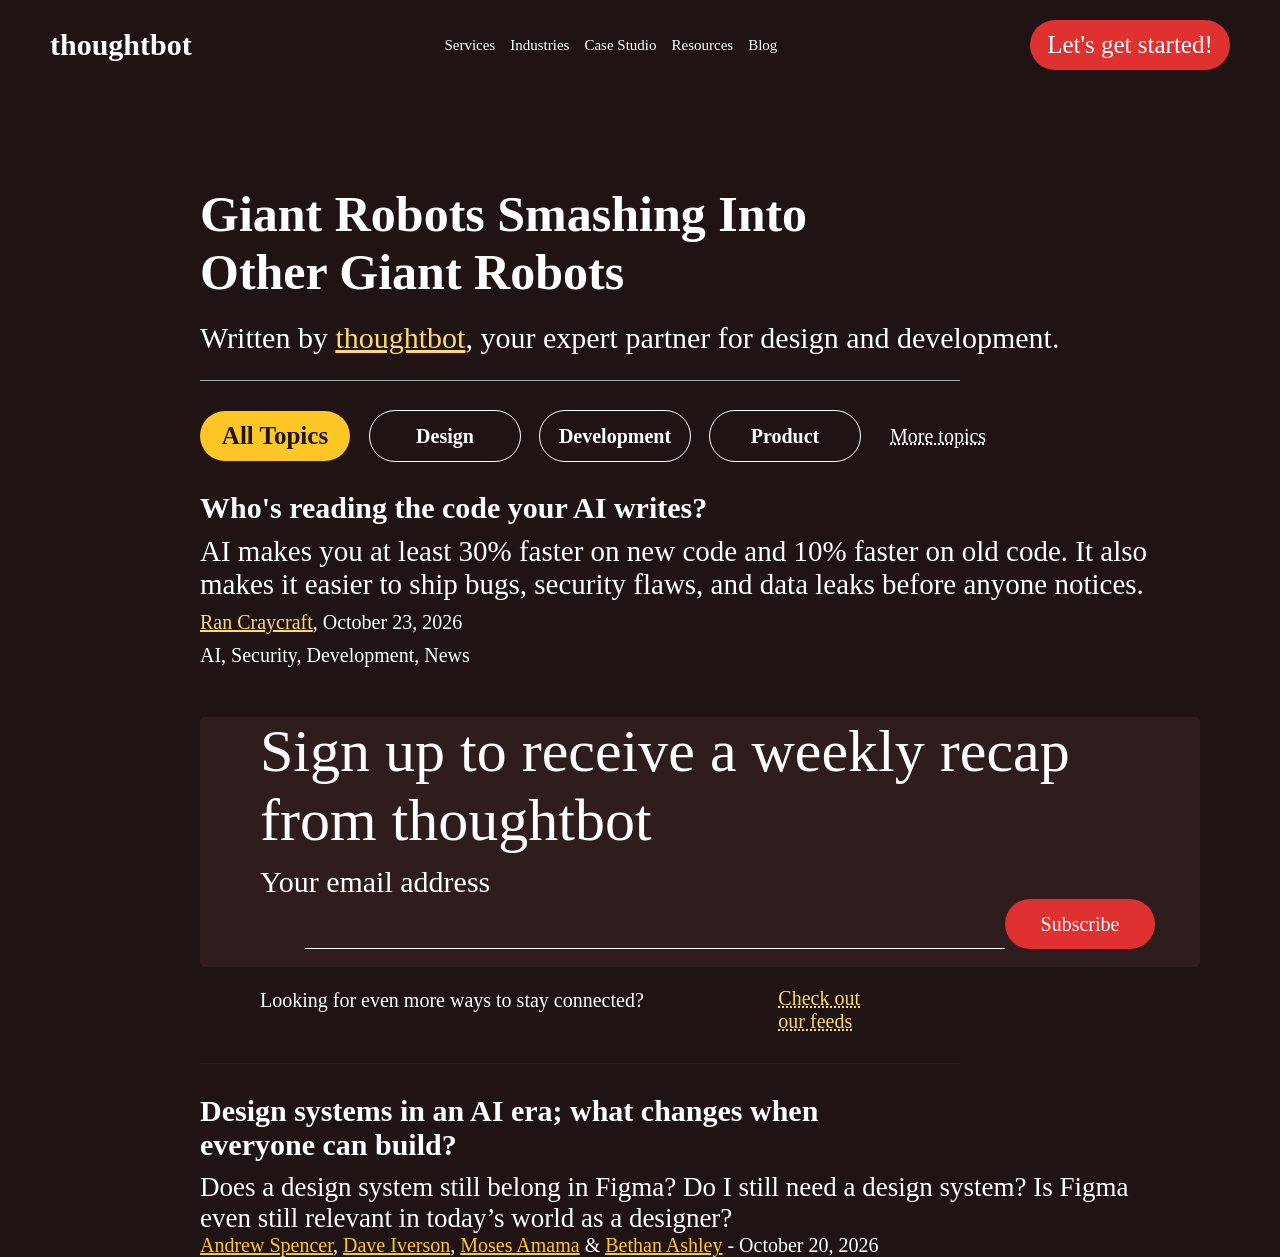
<file: index.html>
<!DOCTYPE html>
<html lang="en">
<head>
    <meta charset="UTF-8">
    <meta name="viewport" content="width=device-width, initial-scale=1.0">
    <title>thoughtbot</title>
    <link rel="stylesheet" href="style.css">
</head>
<body>
    <div class="d1">
        <header>
            <h1>thoughtbot</h1>
        </header>
        <nav class="n1">
            <a href="" class="btn1">Services</a>
            <a href="" class="btn1">Industries</a>
            <a href="" class="btn1">Case Studio</a>
            <a href="" class="btn1">Resources</a>
            <a href="" class="btn1">Blog</a>
        </nav>
        <a href="" class="bt1">Let's get started!</a>
    </div>
    <article>
        <p class="p1">Giant Robots Smashing Into <br> Other Giant Robots</p>
        <p class="p2">Written by <a href="" class="in">thoughtbot</a>, your expert partner for design and development.</p>
        <hr>
        <div class="d2">
            <a href="" class="btn20">All Topics</a>
            <a href="" class="btn2">Design</a>
            <a href="" class="btn2">Development</a>
            <a href="" class="btn2">Product</a>
            <a href="" class="btn21">More topics</a>
        </div>
        <div class="divd">
            <h3 class="h1">Who's reading the code your AI writes?</h3>
            <p class="p3">AI makes you at least 30% faster on new code and 10% faster on old code. It also makes it easier to ship bugs, security flaws, and data leaks before anyone notices.</p>
            <p class="p4"><a href="" class="btn3">Ran Craycraft</a>,  October 23, 2026</p>
            <p class="p5">AI, Security, Development, News</p>
        </div>
        <form action="">
            <div class="d3">
                <p class="p6">Sign up to receive a weekly recap <br> from thoughtbot</p>
                <label for="email" class="e">Your email address</label><br>
                <div class="dd">
                    <input type="email" name="email" id="email" class="email" required>
                    <a href="" class="subscribe">Subscribe</a>
                </div>
            </div>
        </form>
        <div class="d4">
            <p class="p7">Looking for even more ways to stay connected?</p>
            <a href="" class="btn4">Check out <br> our feeds</a>
        </div>
        <hr class="hh">
        <p class="p8">Design systems in an AI era; what changes when <br> everyone can build?</p>
        <p class="p9">Does a design system still belong in Figma? Do I still need a design system? Is Figma even still relevant in today’s world as a designer?</p>
        <p class="p10"><a href="" class="aa1">Andrew Spencer</a>, <a href="" class="aa1"> Dave Iverson</a>, <a href="" class="aa1"> Moses Amama</a> & <a href="" class="aa1">Bethan Ashley</a> - October 20, 2026</p>
    </article>
</body>
</html>
</file>
<file: style.css>
* {
    margin: 0px;
    padding: 0px;
}
body {
    background-color: #201313;
    box-sizing: border-box;
}
/* first div */
.d1 {
    display: flex;
    justify-content: space-between;
    align-items: flex-start;
    padding-top: 20px;
    background-color: #201313;
    padding-right: 50px;
    padding-left: 50px;
    align-items: center;
    padding-bottom: 15px;
    position: sticky;
    top: 0;
    z-index: 1000;
}
/* header */
h1 {
    color: white;
    font-size: 30px;
}
/* navigation */
.n1 {
    display: flex;
    gap: 15px;
}
/* nav texts */
.btn1 {
    gap: 10px;
    text-decoration: none;
    color: white;
    font-size: 15px;
    gap: 10px;
}
/* lat get started */
.bt1 {
    display: inline-flex;
    justify-content: center;
    align-items: center;
    background-color: #e03131;
    width: 200px;
    height: 50px;
    border-radius: 50px;
    text-decoration: none;
    color: white;
    font-size: 25px;
    text-align: center;
}
.bt1:hover {
    outline: 2px solid #e03131;
    outline-offset: 3px;
    outline-width: 3px;
}
/* article spacing */
article {
    padding-left: 200px;
    padding-top: 100px;
    padding-right: 130px;
}
/* first paragraph */
.p1 {
    color: white;
    font-size: 50px;
    font-weight: bold;
}
/* second paragraph */
.p2 {
    color: white;
    font-size: 30px;
    padding-top: 20px;
    margin-bottom: 25px;
}
/* paragraph 2 thoughtbot color  */
.in {
    color: #ffda70;
}
.in:hover {
    color: #ffc726;
}
/* hr line */
hr {
    border: none;
    border-top: 1px solid #aaa;
    width: 80%;
    margin-bottom: 30px;
}
.d2 {
    display: flex;
    align-items: center;
    gap: 20px;
}
/* all topic design */
.btn20 {
    display: flex;
    justify-content: center;
    align-items: center;
    width: 150px;
    height: 50px;
    background-color: #ffc726;
    border-radius: 50px;
    text-decoration: none;
    color: #201313;
    font-size: 25px;
    font-weight: bold;
}
/* design, development,product design */
.btn2 {
    display: flex;
    justify-content: center;
    align-items: center;
    width: 150px;
    height: 50px;
    outline: 1px solid white;
    border-radius: 50px;
    text-decoration: none;
    color: white;
    font-size: 20px;
    font-weight: bold;
}
/* more topic design */
.btn21 {
    text-decoration: underline;
    text-decoration-style: dotted;
    font-size: 20px;
    color: white;
    padding-left: 10px;
}
.btn21:hover {
    color: yellow;
    text-decoration: none;
}
/* p spacing */
.divd {
    padding-top: 30px;
    display: flex;
    flex-direction: column;
    gap: 10px
    ;
} 
/* who is reading the code */
.h1 {
    color: white;
    font-size: 30px;
}
/* p1 article */
.p3 {
    color: white;
    font-size: 29px;
}
/* p2 article */
.p4 {
    font-size: 20px;
    color: white;
}
/* Ran Craycraft */
.btn3 {
    color: #ffda70;
}
.btn3:hover {
    color: #ffc726;
}
/* p3 */
.p5 {
    font-size: 20px;
    color: white;
}
/* email form background */
form {
    display: flex;
    flex-direction: column;
    background-color: #2f1c1c;
    width: 1000px;
    height: 250px;
    margin-top: 50px;
    border-radius: 5px;
}
/* email form */
.d3 {
    padding-left: 60px;
}
/* p1 email */
.p6 {
    color: white;
    font-size: 60px;
    margin-bottom: 10px;
}
/* your email adress text */
.e {
    font-size: 30px;
    color: white;
}
/* mail fill box */
.email {
    background: transparent;
    border: none;
    outline: none;
    border-bottom: 1px solid white;
    width: 700px;
    margin: 0px;
    padding: 0px;
    color: white;
}
/* email div */
.dd {
    display: flex;
    justify-content: center;
}
/* submit button */
.subscribe {
    display: flex;
    justify-content: center;
    align-items: center;
    color: white;
    text-decoration: none;
    font-size: 20px;
    background-color: #e03131;
    border-radius: 50px;
    display: flex;
    height: 50px;
    width: 150px;
}
/* after email div */
.d4 {
    display: flex;
    justify-content: space-between;
    align-items: center;
}
/* looking for way to connect */
.p7 {
    color: white;
    font-size: 20px;
    padding-left: 60px;
}
.btn4 {
    text-decoration: underline;
    text-decoration-style: dotted;
    font-size: 20px;
    padding-right: 290px;
    color: #ffda70;
    margin-top: 20px;
}
.btn4:hover {
    color: yellow;
}
/* for the second border */
.hh {
    margin-top: 30px;
    border-color: #2f1c1c;
}
/* for the design system in ai */
.p8 {
    color: white;
    font-size: 30px;
    font-weight: bold;
    margin-bottom: 10px;
}
.p8:hover {
    color: yellow;
}
.p9 {
    color: white;
    font-size: 27px;
}
.p10 {
    text-decoration: none;
    color: white;
    font-size: 20px;
}
.aa1 {
    color: #ffc726;
}
.aa1:hover {
    color: yellow;
}
</file>
